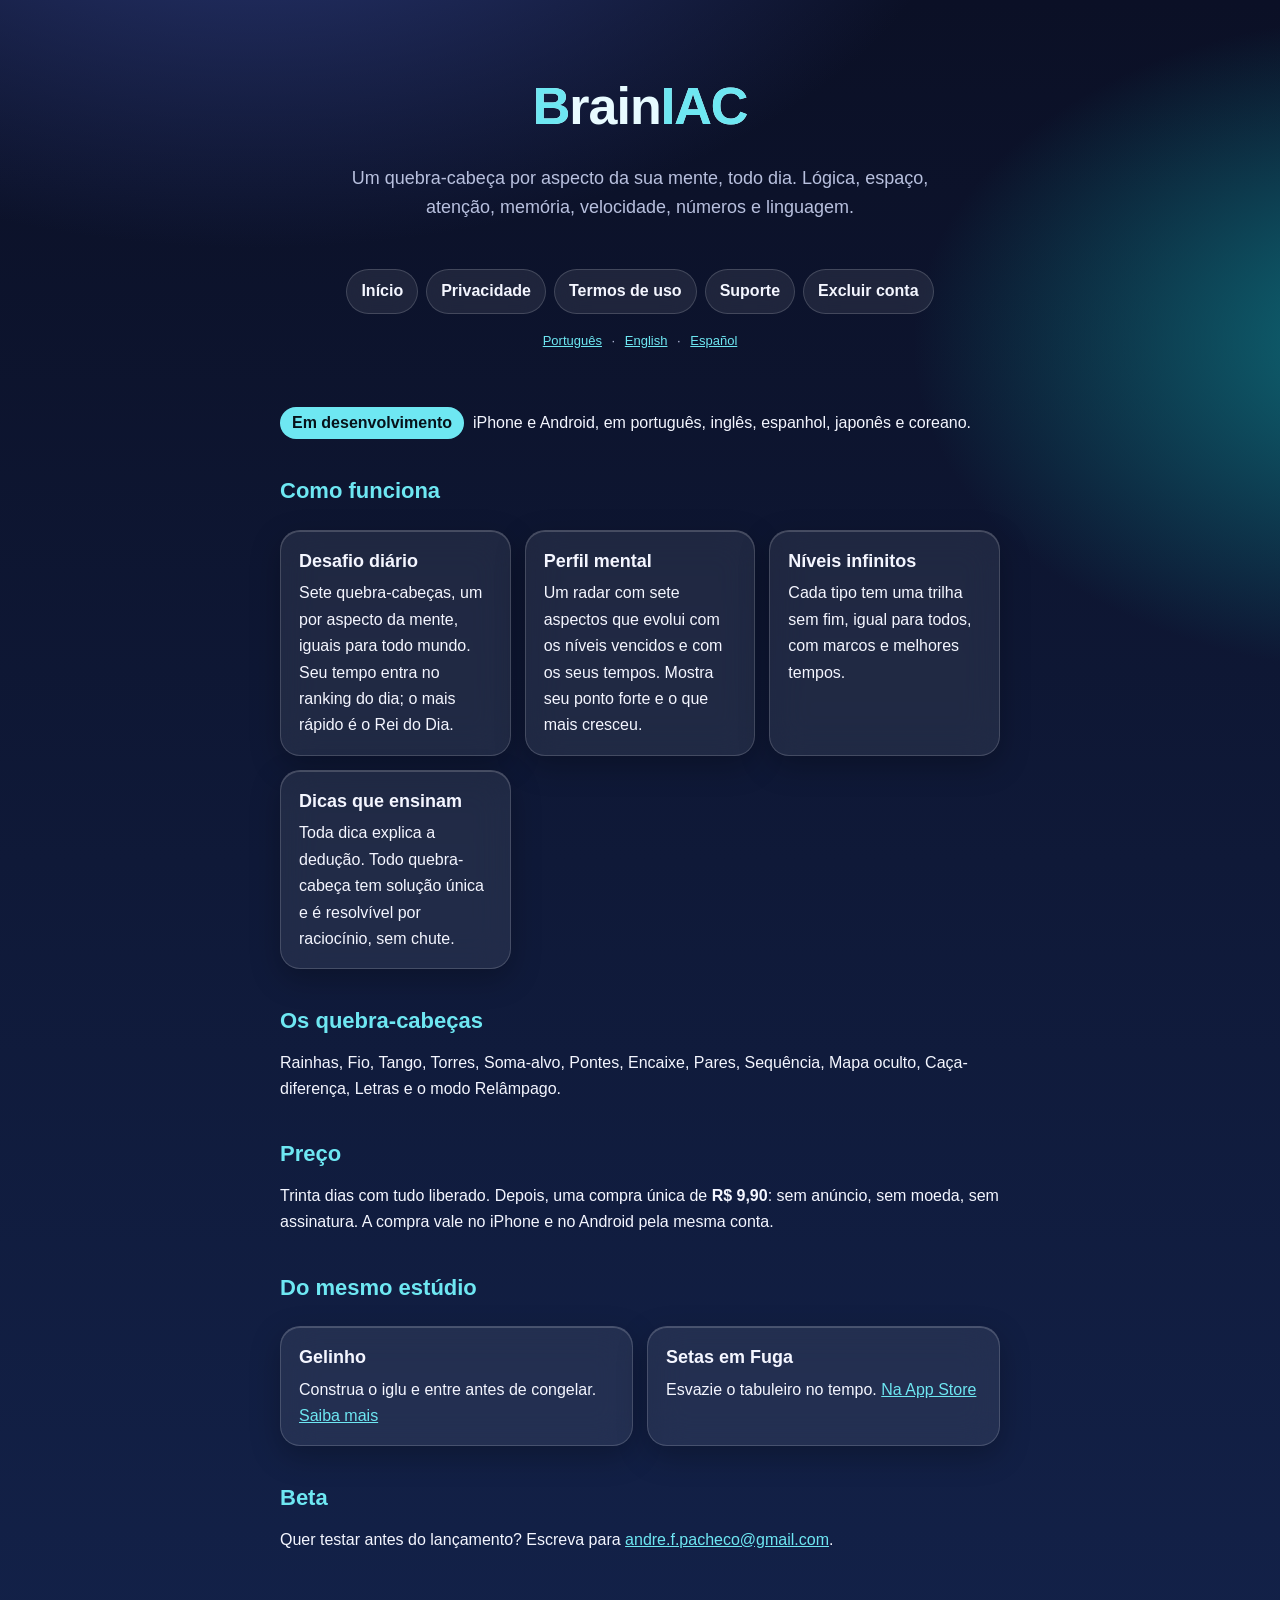
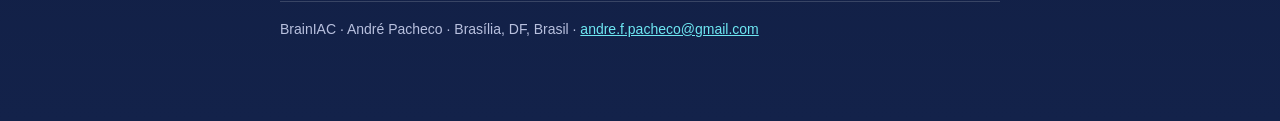
<file: index.html>
<!doctype html>
<html lang="pt-BR">
<head>
<meta charset="utf-8">
<meta name="viewport" content="width=device-width, initial-scale=1">
<link rel="stylesheet" href="style.css">
<title>BrainIAC</title>
</head>
<body>
<header class="topo"><div class="logo"><b>B</b>rain<b>IAC</b></div><p class="tag">Um quebra-cabeça por aspecto da sua mente, todo dia. Lógica, espaço, atenção, memória, velocidade, números e linguagem.</p></header><nav><a href="index.html">Início</a><a href="privacidade.html">Privacidade</a><a href="termos.html">Termos de uso</a><a href="suporte.html">Suporte</a><a href="excluir-conta.html">Excluir conta</a></nav><div class="lang"><a href="index.html">Português</a> · <a href="en/index.html">English</a> · <a href="es/index.html">Español</a></div><main>
<p><span class="chip">Em desenvolvimento</span> &nbsp;iPhone e Android, em português, inglês, espanhol, japonês e coreano.</p>
<h2>Como funciona</h2>
<div class="grade"><div class="caixa"><b>Desafio diário</b>Sete quebra-cabeças, um por aspecto da mente, iguais para todo mundo. Seu tempo entra no ranking do dia; o mais rápido é o Rei do Dia.</div><div class="caixa"><b>Perfil mental</b>Um radar com sete aspectos que evolui com os níveis vencidos e com os seus tempos. Mostra seu ponto forte e o que mais cresceu.</div><div class="caixa"><b>Níveis infinitos</b>Cada tipo tem uma trilha sem fim, igual para todos, com marcos e melhores tempos.</div><div class="caixa"><b>Dicas que ensinam</b>Toda dica explica a dedução. Todo quebra-cabeça tem solução única e é resolvível por raciocínio, sem chute.</div></div>
<h2>Os quebra-cabeças</h2><p>Rainhas, Fio, Tango, Torres, Soma-alvo, Pontes, Encaixe, Pares, Sequência, Mapa oculto, Caça-diferença, Letras e o modo Relâmpago.</p>
<h2>Preço</h2><p>Trinta dias com tudo liberado. Depois, uma compra única de <b>R$ 9,90</b>: sem anúncio, sem moeda, sem assinatura. A compra vale no iPhone e no Android pela mesma conta.</p>
<h2>Do mesmo estúdio</h2><div class="grade"><div class="caixa"><b>Gelinho</b>Construa o iglu e entre antes de congelar. <a href="https://slashdoidao.github.io/jogo-gelinho/">Saiba mais</a></div><div class="caixa"><b>Setas em Fuga</b>Esvazie o tabuleiro no tempo. <a href="https://apps.apple.com/app/setas-em-fuga/id6817135969">Na App Store</a></div></div>
<h2>Beta</h2><p>Quer testar antes do lançamento? Escreva para <a href="mailto:andre.f.pacheco@gmail.com?subject=BrainIAC%20beta">andre.f.pacheco@gmail.com</a>.</p><footer>BrainIAC · André Pacheco · Brasília, DF, Brasil · <a href="mailto:andre.f.pacheco@gmail.com">andre.f.pacheco@gmail.com</a></footer></main>
</body>
</html>
</file>
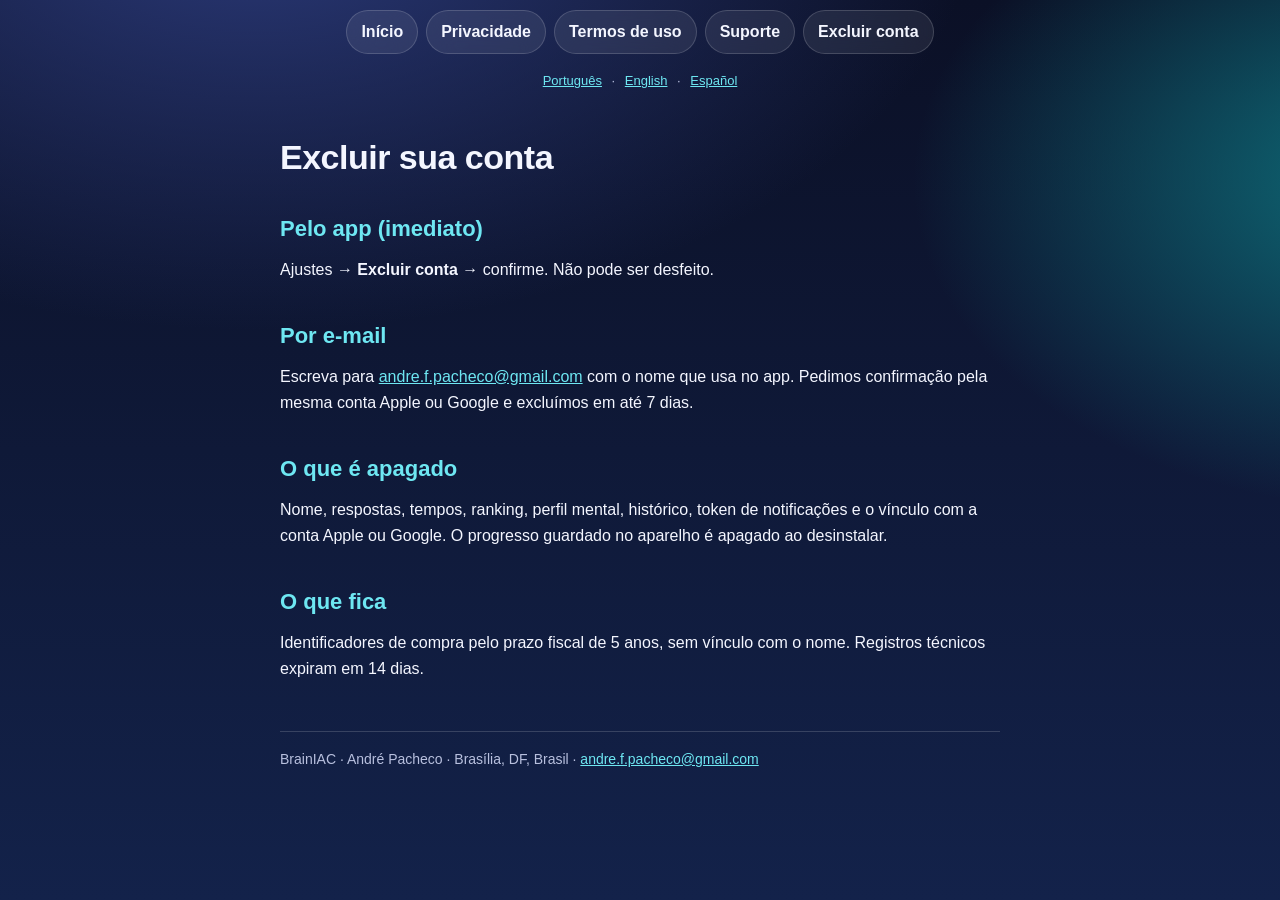
<file: excluir-conta.html>
<!doctype html>
<html lang="pt-BR">
<head>
<meta charset="utf-8">
<meta name="viewport" content="width=device-width, initial-scale=1">
<link rel="stylesheet" href="style.css">
<title>Excluir conta — BrainIAC</title>
</head>
<body>
<nav><a href="index.html">Início</a><a href="privacidade.html">Privacidade</a><a href="termos.html">Termos de uso</a><a href="suporte.html">Suporte</a><a href="excluir-conta.html">Excluir conta</a></nav><div class="lang"><a href="index.html">Português</a> · <a href="en/index.html">English</a> · <a href="es/index.html">Español</a></div><main><h1>Excluir sua conta</h1><h2>Pelo app (imediato)</h2><p>Ajustes → <strong>Excluir conta</strong> → confirme. Não pode ser desfeito.</p><h2>Por e-mail</h2><p>Escreva para <a href="mailto:andre.f.pacheco@gmail.com?subject=Excluir%20conta%20BrainIAC">andre.f.pacheco@gmail.com</a> com o nome que usa no app. Pedimos confirmação pela mesma conta Apple ou Google e excluímos em até 7 dias.</p><h2>O que é apagado</h2><p>Nome, respostas, tempos, ranking, perfil mental, histórico, token de notificações e o vínculo com a conta Apple ou Google. O progresso guardado no aparelho é apagado ao desinstalar.</p><h2>O que fica</h2><p>Identificadores de compra pelo prazo fiscal de 5 anos, sem vínculo com o nome. Registros técnicos expiram em 14 dias.</p><footer>BrainIAC · André Pacheco · Brasília, DF, Brasil · <a href="mailto:andre.f.pacheco@gmail.com">andre.f.pacheco@gmail.com</a></footer></main>
</body>
</html>
</file>
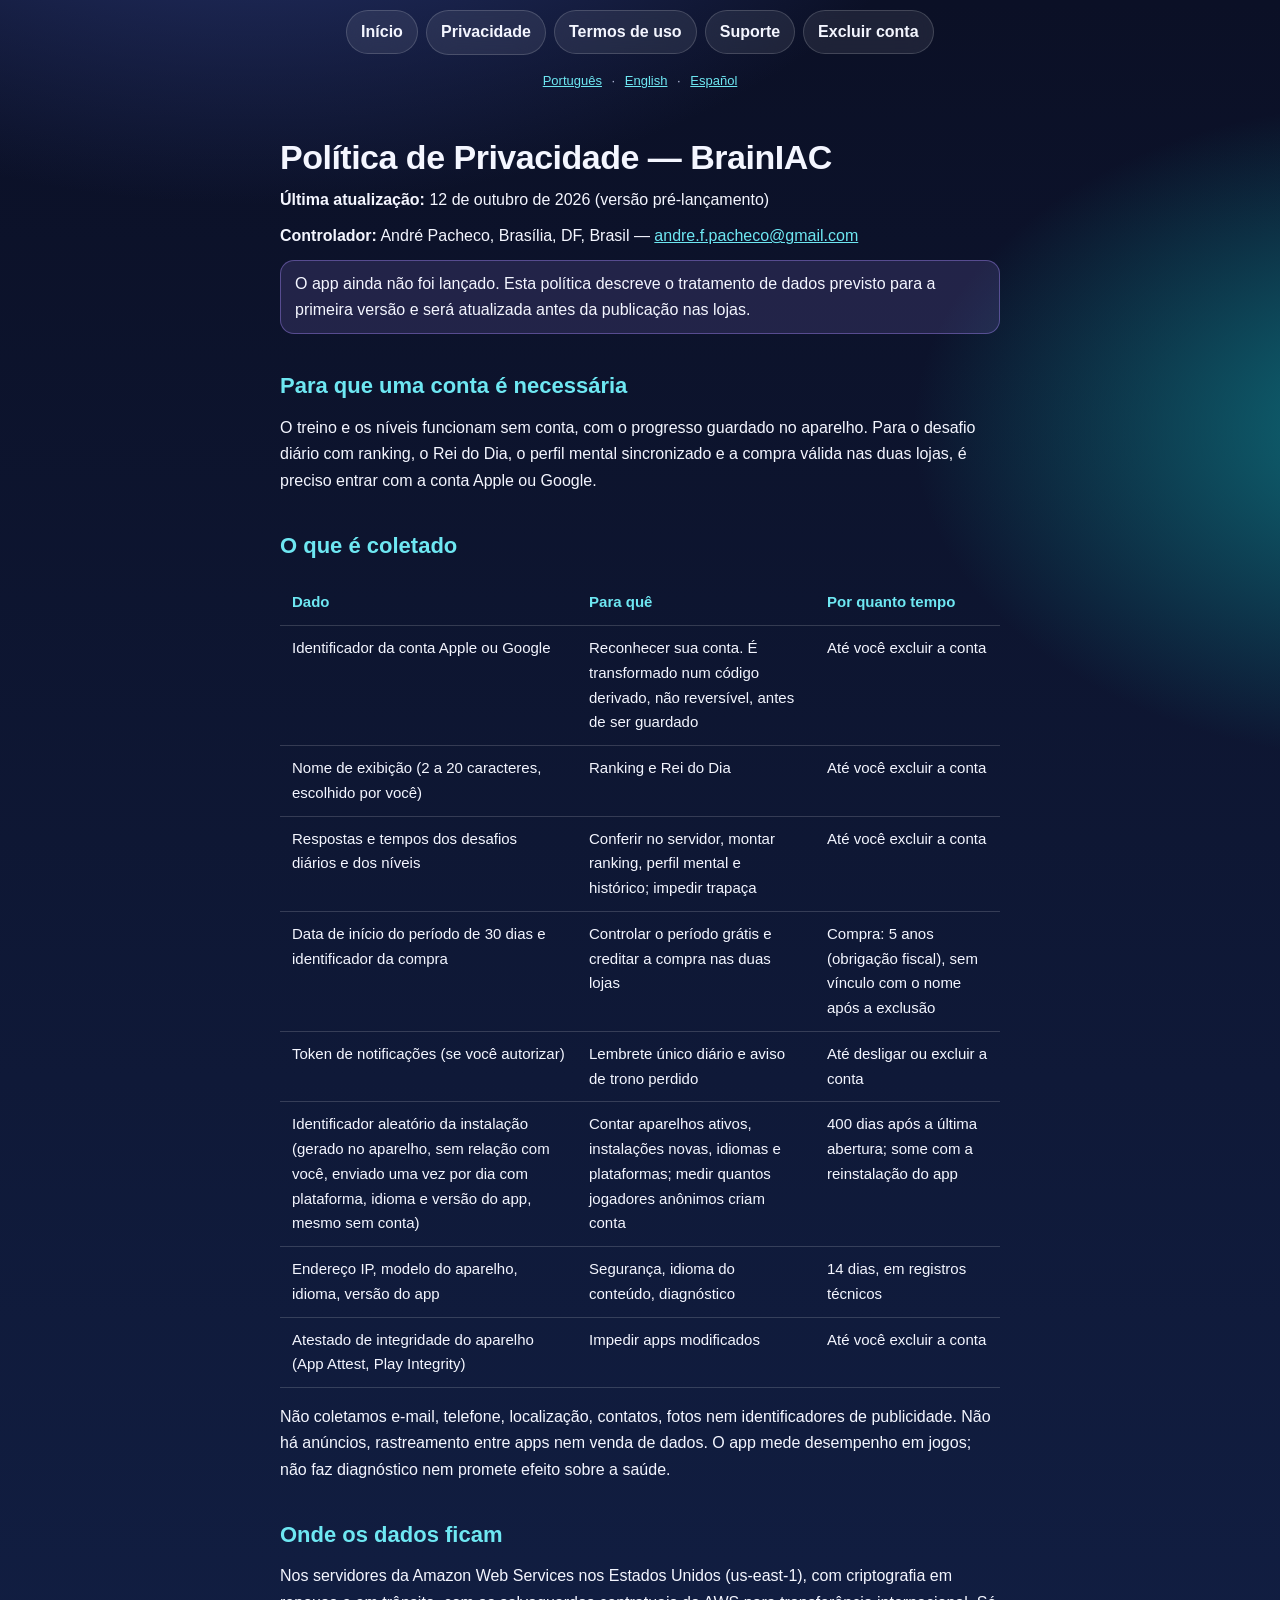
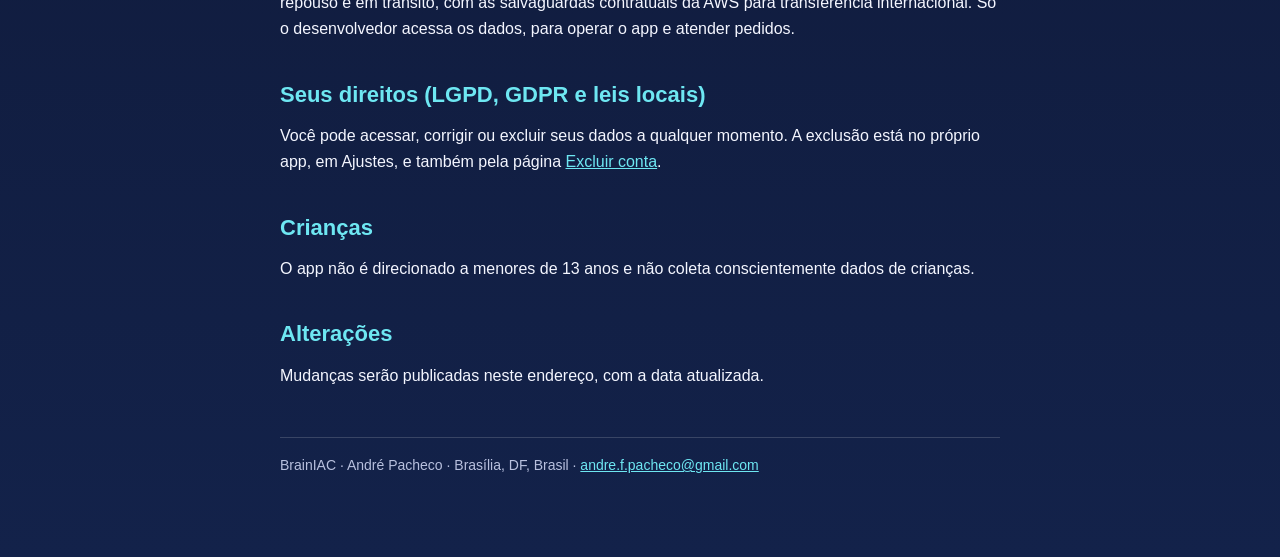
<file: privacidade.html>
<!doctype html>
<html lang="pt-BR">
<head>
<meta charset="utf-8">
<meta name="viewport" content="width=device-width, initial-scale=1">
<link rel="stylesheet" href="style.css">
<title>Política de Privacidade — BrainIAC</title>
</head>
<body>
<nav><a href="index.html">Início</a><a href="privacidade.html">Privacidade</a><a href="termos.html">Termos de uso</a><a href="suporte.html">Suporte</a><a href="excluir-conta.html">Excluir conta</a></nav><div class="lang"><a href="index.html">Português</a> · <a href="en/index.html">English</a> · <a href="es/index.html">Español</a></div><main><h1>Política de Privacidade — BrainIAC</h1><p><strong>Última atualização:</strong> 12 de outubro de 2026 (versão pré-lançamento)</p><p><strong>Controlador:</strong> André Pacheco, Brasília, DF, Brasil — <a href="mailto:andre.f.pacheco@gmail.com">andre.f.pacheco@gmail.com</a></p><p class="aviso">O app ainda não foi lançado. Esta política descreve o tratamento de dados previsto para a primeira versão e será atualizada antes da publicação nas lojas.</p>
<h2>Para que uma conta é necessária</h2><p>O treino e os níveis funcionam sem conta, com o progresso guardado no aparelho. Para o desafio diário com ranking, o Rei do Dia, o perfil mental sincronizado e a compra válida nas duas lojas, é preciso entrar com a conta Apple ou Google.</p>
<h2>O que é coletado</h2><table><thead><tr><th>Dado</th><th>Para quê</th><th>Por quanto tempo</th></tr></thead><tbody><tr><td>Identificador da conta Apple ou Google</td><td>Reconhecer sua conta. É transformado num código derivado, não reversível, antes de ser guardado</td><td>Até você excluir a conta</td></tr><tr><td>Nome de exibição (2 a 20 caracteres, escolhido por você)</td><td>Ranking e Rei do Dia</td><td>Até você excluir a conta</td></tr><tr><td>Respostas e tempos dos desafios diários e dos níveis</td><td>Conferir no servidor, montar ranking, perfil mental e histórico; impedir trapaça</td><td>Até você excluir a conta</td></tr><tr><td>Data de início do período de 30 dias e identificador da compra</td><td>Controlar o período grátis e creditar a compra nas duas lojas</td><td>Compra: 5 anos (obrigação fiscal), sem vínculo com o nome após a exclusão</td></tr><tr><td>Token de notificações (se você autorizar)</td><td>Lembrete único diário e aviso de trono perdido</td><td>Até desligar ou excluir a conta</td></tr><tr><td>Identificador aleatório da instalação (gerado no aparelho, sem relação com você, enviado uma vez por dia com plataforma, idioma e versão do app, mesmo sem conta)</td><td>Contar aparelhos ativos, instalações novas, idiomas e plataformas; medir quantos jogadores anônimos criam conta</td><td>400 dias após a última abertura; some com a reinstalação do app</td></tr><tr><td>Endereço IP, modelo do aparelho, idioma, versão do app</td><td>Segurança, idioma do conteúdo, diagnóstico</td><td>14 dias, em registros técnicos</td></tr><tr><td>Atestado de integridade do aparelho (App Attest, Play Integrity)</td><td>Impedir apps modificados</td><td>Até você excluir a conta</td></tr></tbody></table>
<p>Não coletamos e-mail, telefone, localização, contatos, fotos nem identificadores de publicidade. Não há anúncios, rastreamento entre apps nem venda de dados. O app mede desempenho em jogos; não faz diagnóstico nem promete efeito sobre a saúde.</p>
<h2>Onde os dados ficam</h2><p>Nos servidores da Amazon Web Services nos Estados Unidos (us-east-1), com criptografia em repouso e em trânsito, com as salvaguardas contratuais da AWS para transferência internacional. Só o desenvolvedor acessa os dados, para operar o app e atender pedidos.</p>
<h2>Seus direitos (LGPD, GDPR e leis locais)</h2><p>Você pode acessar, corrigir ou excluir seus dados a qualquer momento. A exclusão está no próprio app, em Ajustes, e também pela página <a href="excluir-conta.html">Excluir conta</a>.</p>
<h2>Crianças</h2><p>O app não é direcionado a menores de 13 anos e não coleta conscientemente dados de crianças.</p><h2>Alterações</h2><p>Mudanças serão publicadas neste endereço, com a data atualizada.</p><footer>BrainIAC · André Pacheco · Brasília, DF, Brasil · <a href="mailto:andre.f.pacheco@gmail.com">andre.f.pacheco@gmail.com</a></footer></main>
</body>
</html>
</file>
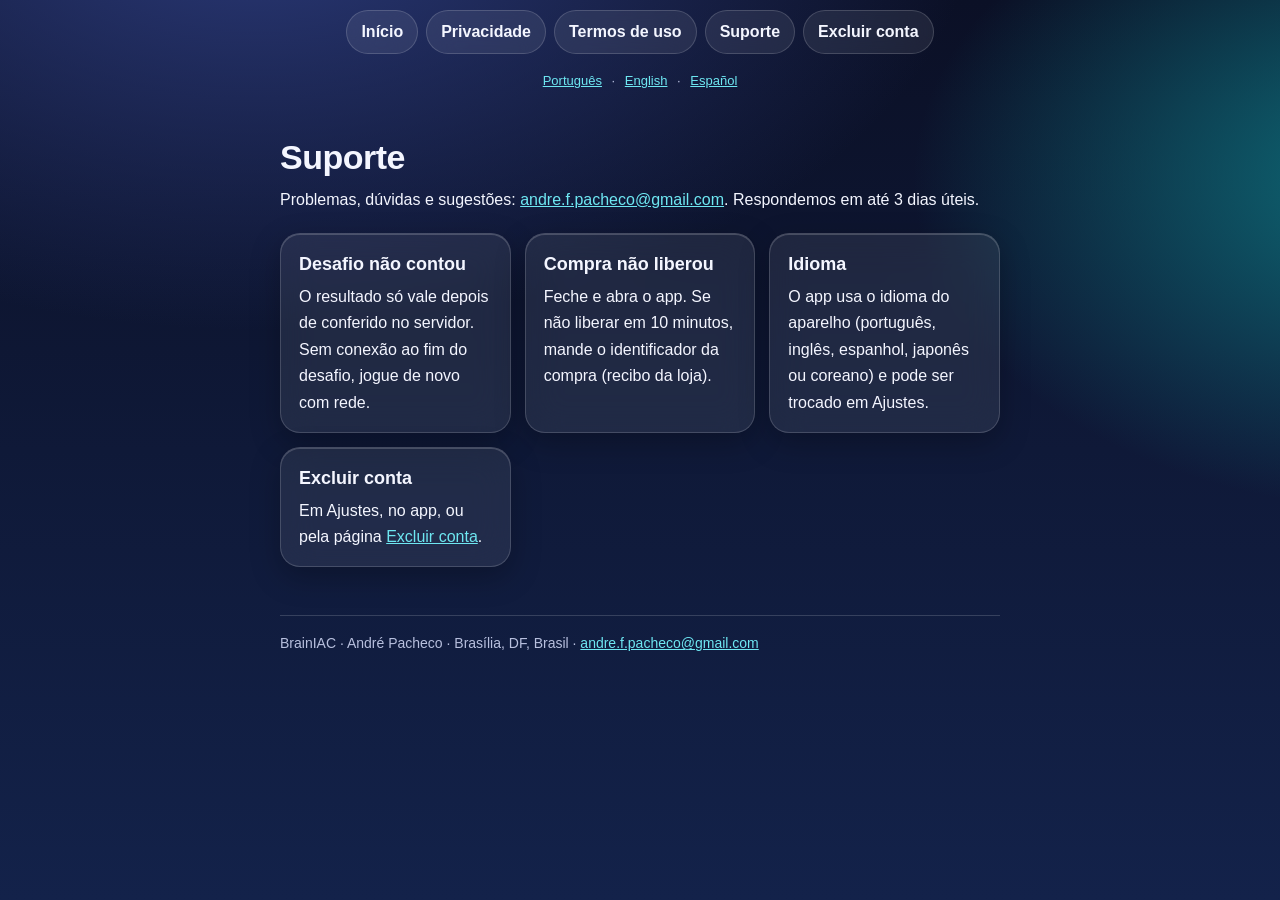
<file: suporte.html>
<!doctype html>
<html lang="pt-BR">
<head>
<meta charset="utf-8">
<meta name="viewport" content="width=device-width, initial-scale=1">
<link rel="stylesheet" href="style.css">
<title>Suporte — BrainIAC</title>
</head>
<body>
<nav><a href="index.html">Início</a><a href="privacidade.html">Privacidade</a><a href="termos.html">Termos de uso</a><a href="suporte.html">Suporte</a><a href="excluir-conta.html">Excluir conta</a></nav><div class="lang"><a href="index.html">Português</a> · <a href="en/index.html">English</a> · <a href="es/index.html">Español</a></div><main><h1>Suporte</h1><p>Problemas, dúvidas e sugestões: <a href="mailto:andre.f.pacheco@gmail.com?subject=BrainIAC">andre.f.pacheco@gmail.com</a>. Respondemos em até 3 dias úteis.</p><div class="grade"><div class="caixa"><b>Desafio não contou</b>O resultado só vale depois de conferido no servidor. Sem conexão ao fim do desafio, jogue de novo com rede.</div><div class="caixa"><b>Compra não liberou</b>Feche e abra o app. Se não liberar em 10 minutos, mande o identificador da compra (recibo da loja).</div><div class="caixa"><b>Idioma</b>O app usa o idioma do aparelho (português, inglês, espanhol, japonês ou coreano) e pode ser trocado em Ajustes.</div><div class="caixa"><b>Excluir conta</b>Em Ajustes, no app, ou pela página <a href="excluir-conta.html">Excluir conta</a>.</div></div><footer>BrainIAC · André Pacheco · Brasília, DF, Brasil · <a href="mailto:andre.f.pacheco@gmail.com">andre.f.pacheco@gmail.com</a></footer></main>
</body>
</html>
</file>
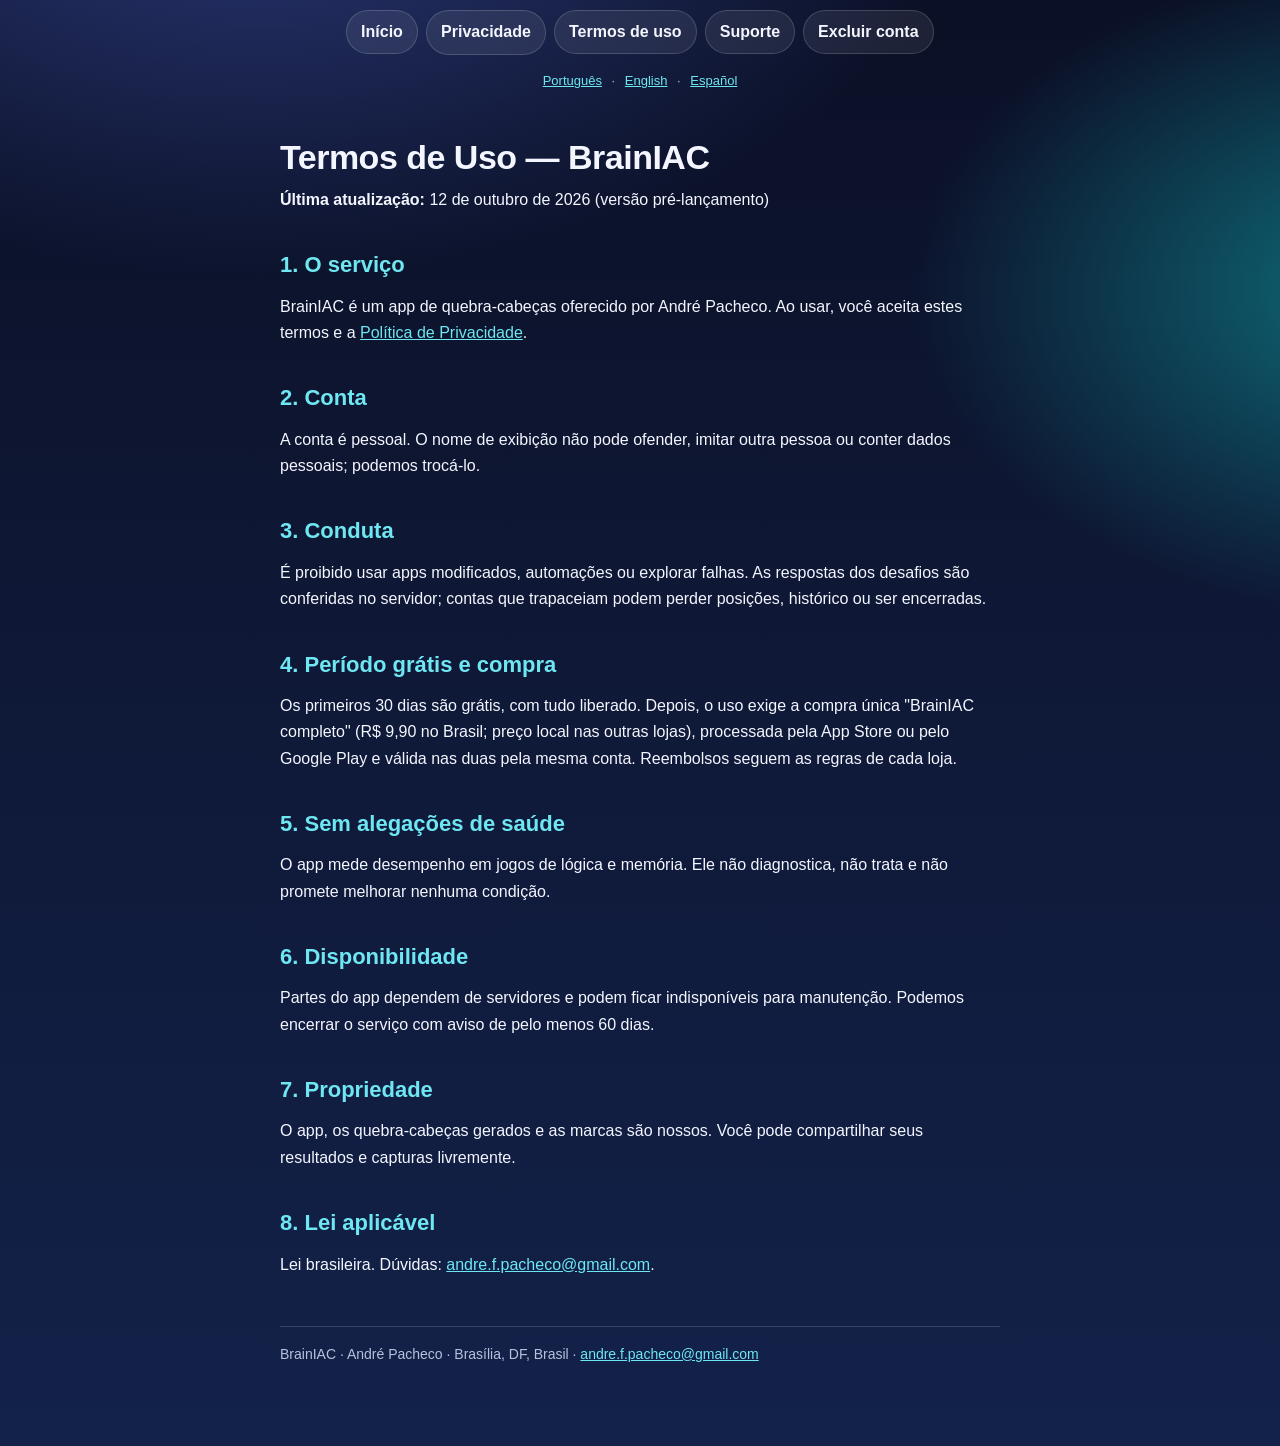
<file: termos.html>
<!doctype html>
<html lang="pt-BR">
<head>
<meta charset="utf-8">
<meta name="viewport" content="width=device-width, initial-scale=1">
<link rel="stylesheet" href="style.css">
<title>Termos de Uso — BrainIAC</title>
</head>
<body>
<nav><a href="index.html">Início</a><a href="privacidade.html">Privacidade</a><a href="termos.html">Termos de uso</a><a href="suporte.html">Suporte</a><a href="excluir-conta.html">Excluir conta</a></nav><div class="lang"><a href="index.html">Português</a> · <a href="en/index.html">English</a> · <a href="es/index.html">Español</a></div><main><h1>Termos de Uso — BrainIAC</h1><p><strong>Última atualização:</strong> 12 de outubro de 2026 (versão pré-lançamento)</p>
<h2>1. O serviço</h2><p>BrainIAC é um app de quebra-cabeças oferecido por André Pacheco. Ao usar, você aceita estes termos e a <a href="privacidade.html">Política de Privacidade</a>.</p>
<h2>2. Conta</h2><p>A conta é pessoal. O nome de exibição não pode ofender, imitar outra pessoa ou conter dados pessoais; podemos trocá-lo.</p>
<h2>3. Conduta</h2><p>É proibido usar apps modificados, automações ou explorar falhas. As respostas dos desafios são conferidas no servidor; contas que trapaceiam podem perder posições, histórico ou ser encerradas.</p>
<h2>4. Período grátis e compra</h2><p>Os primeiros 30 dias são grátis, com tudo liberado. Depois, o uso exige a compra única "BrainIAC completo" (R$ 9,90 no Brasil; preço local nas outras lojas), processada pela App Store ou pelo Google Play e válida nas duas pela mesma conta. Reembolsos seguem as regras de cada loja.</p>
<h2>5. Sem alegações de saúde</h2><p>O app mede desempenho em jogos de lógica e memória. Ele não diagnostica, não trata e não promete melhorar nenhuma condição.</p>
<h2>6. Disponibilidade</h2><p>Partes do app dependem de servidores e podem ficar indisponíveis para manutenção. Podemos encerrar o serviço com aviso de pelo menos 60 dias.</p>
<h2>7. Propriedade</h2><p>O app, os quebra-cabeças gerados e as marcas são nossos. Você pode compartilhar seus resultados e capturas livremente.</p>
<h2>8. Lei aplicável</h2><p>Lei brasileira. Dúvidas: <a href="mailto:andre.f.pacheco@gmail.com">andre.f.pacheco@gmail.com</a>.</p><footer>BrainIAC · André Pacheco · Brasília, DF, Brasil · <a href="mailto:andre.f.pacheco@gmail.com">andre.f.pacheco@gmail.com</a></footer></main>
</body>
</html>
</file>
<file: style.css>
:root{--bg0:#0B1026;--bg1:#13224A;--acc:#6EE7F2;--acc2:#A78BFA;--ink:#F4F6FF;--ink2:#B8C0DE;--glass:rgba(255,255,255,.08);--line:rgba(255,255,255,.16)}
*{box-sizing:border-box}
body{margin:0;background:radial-gradient(1200px 700px at 20% -10%,#2B3A7A 0%,transparent 60%),radial-gradient(900px 600px at 110% 20%,#0E6E7A 0%,transparent 55%),linear-gradient(180deg,var(--bg0),var(--bg1));color:var(--ink);font:16px/1.65 -apple-system,BlinkMacSystemFont,"SF Pro Text","Segoe UI",Roboto,Helvetica,Arial,sans-serif;min-height:100vh}
main{max-width:760px;margin:0 auto;padding:40px 20px 80px}
header.topo{padding:64px 20px 36px;text-align:center}
header.topo .logo{font-size:52px;font-weight:800;letter-spacing:-1px;background:linear-gradient(90deg,#fff,#CFF6FF);-webkit-background-clip:text;background-clip:text;color:transparent}
header.topo .logo b{color:var(--acc);-webkit-text-fill-color:var(--acc)}
header.topo .tag{max-width:600px;margin:14px auto 0;font-size:18px;color:var(--ink2)}
nav{display:flex;flex-wrap:wrap;gap:8px;justify-content:center;padding:10px 20px}
nav a{color:var(--ink);text-decoration:none;font-weight:600;padding:8px 14px;border-radius:999px;background:var(--glass);border:1px solid var(--line);backdrop-filter:blur(14px);-webkit-backdrop-filter:blur(14px)}
nav a:hover{background:rgba(255,255,255,.14)}
h1{font-size:34px;line-height:1.15;margin:0 0 6px;letter-spacing:-.5px}
h2{font-size:22px;margin:34px 0 10px;color:var(--acc)}
p{margin:10px 0}
a{color:var(--acc)}
.grade{display:grid;grid-template-columns:repeat(auto-fit,minmax(220px,1fr));gap:14px;margin:20px 0}
.caixa{background:var(--glass);border:1px solid var(--line);border-radius:20px;padding:16px 18px;backdrop-filter:blur(18px);-webkit-backdrop-filter:blur(18px);box-shadow:inset 0 1px 0 rgba(255,255,255,.18),0 10px 30px rgba(0,0,0,.25)}
.caixa b{display:block;font-size:18px;margin-bottom:4px}
.chip{display:inline-block;padding:3px 12px;border-radius:999px;color:#06121A;font-weight:700;background:var(--acc)}
.btn{display:inline-block;margin:8px 6px 0 0;padding:11px 22px;border-radius:999px;background:linear-gradient(135deg,var(--acc),#38BDF8);color:#06121A;font-weight:800;text-decoration:none;box-shadow:0 8px 24px rgba(110,231,242,.35)}
table{width:100%;border-collapse:collapse;margin:16px 0;font-size:15px}
th,td{text-align:left;padding:10px 12px;border-bottom:1px solid var(--line);vertical-align:top}
th{color:var(--acc)}
footer{margin-top:48px;padding-top:16px;border-top:1px solid var(--line);color:var(--ink2);font-size:14px}
.aviso{background:rgba(167,139,250,.14);border:1px solid rgba(167,139,250,.4);border-radius:14px;padding:10px 14px}
.lang{text-align:center;font-size:13px;color:var(--ink2);padding:6px}
.lang a{margin:0 6px}
</file>
